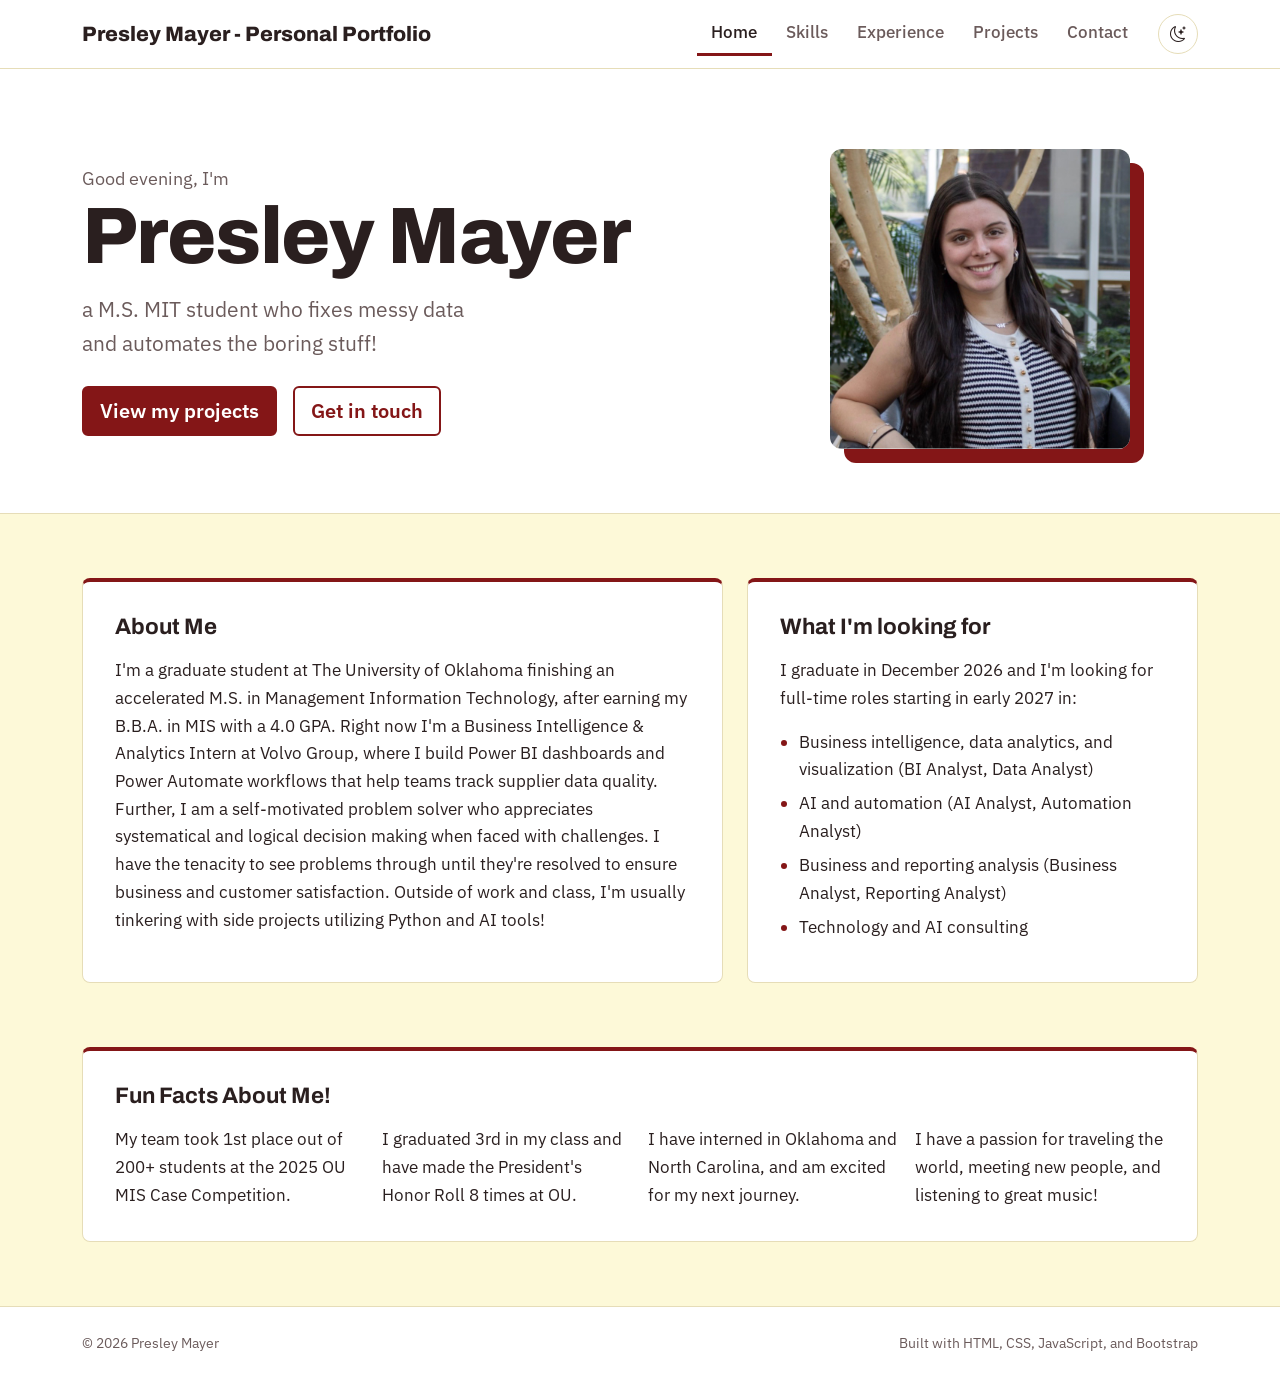
<file: index.html>
<!DOCTYPE html>
<html lang="en" data-theme="light" data-bs-theme="light">
<head>
  <meta charset="UTF-8">
  <meta name="viewport" content="width=device-width, initial-scale=1">
  <title>Home | Presley Mayer - Personal Portfolio</title>
  <link href="https://cdn.jsdelivr.net/npm/bootstrap@5.3.3/dist/css/bootstrap.min.css" rel="stylesheet">
  <link href="https://cdn.jsdelivr.net/npm/bootstrap-icons@1.11.3/font/bootstrap-icons.min.css" rel="stylesheet">
  <link rel="preconnect" href="https://fonts.googleapis.com">
  <link rel="preconnect" href="https://fonts.gstatic.com" crossorigin>
  <link href="https://fonts.googleapis.com/css2?family=Archivo:wght@500;700;800&family=IBM+Plex+Sans:wght@400;500;600&display=swap" rel="stylesheet">
  <link href="css/style.css" rel="stylesheet">
</head>
<body>
  <nav class="navbar navbar-expand-lg site-nav sticky-top">
    <div class="container">
      <a class="navbar-brand" href="index.html">Presley Mayer - Personal Portfolio</a>
      <button class="navbar-toggler" type="button" data-bs-toggle="collapse" data-bs-target="#mainNav" aria-controls="mainNav" aria-expanded="false" aria-label="Toggle navigation">
        <span class="navbar-toggler-icon"></span>
      </button>
      <div class="collapse navbar-collapse" id="mainNav">
        <ul class="navbar-nav ms-auto align-items-lg-center">
          <li class="nav-item"><a class="nav-link active" aria-current="page" href="index.html">Home</a></li>
          <li class="nav-item"><a class="nav-link" href="skills.html">Skills</a></li>
          <li class="nav-item"><a class="nav-link" href="experience.html">Experience</a></li>
          <li class="nav-item"><a class="nav-link" href="projects.html">Projects</a></li>
          <li class="nav-item"><a class="nav-link" href="contact.html">Contact</a></li>
          <li class="nav-item ms-lg-3">
            <button id="themeToggle" class="btn theme-toggle" type="button" aria-label="Switch to dark mode">
              <i class="bi bi-moon-stars"></i>
            </button>
          </li>
        </ul>
      </div>
    </div>
  </nav>

  <main>

    <section class="hero">
      <div class="container">
        <div class="row align-items-center g-5">
          <div class="col-lg-7 order-2 order-lg-1">
            <p class="hero-kicker" id="greeting">Hi, I'm</p>
            <h1 class="hero-name">Presley Mayer</h1>
            <p class="hero-role">a M.S. MIT student who fixes messy data and automates the boring stuff!</p>
            <div class="d-flex flex-wrap gap-3 mt-4">
              <a href="projects.html" class="btn btn-brand btn-lg">View my projects</a>
              <a href="contact.html" class="btn btn-outline-brand btn-lg">Get in touch</a>
            </div>
          </div>
          <div class="col-lg-5 order-1 order-lg-2 text-center">
            
            <img src="images/headshot.jpg" alt="Presley Mayer" class="hero-photo">
          </div>
        </div>
      </div>
    </section>

    <section class="section">
      <div class="container">
        <div class="row g-4">
          <div class="col-md-7">
            <div class="tile h-100">
              <h2 class="tile-title">About Me</h2>
              <p>I'm a graduate student at The University of Oklahoma finishing an accelerated M.S. in Management Information Technology, after earning my B.B.A. in MIS with a 4.0 GPA. Right now I'm a Business Intelligence &amp; Analytics Intern at Volvo Group, where I build Power BI dashboards and Power Automate workflows that help teams track supplier data quality. Further, I am a self-motivated problem solver who appreciates systematical and logical decision making when faced with challenges. I have the tenacity to see problems through until they're resolved to ensure business and customer satisfaction. Outside of work and class, I'm usually tinkering with side projects utilizing Python and AI tools!</p>
            </div>
          </div>
          <div class="col-md-5">
            <div class="tile h-100">
              <h2 class="tile-title">What I'm looking for</h2>
              <p>I graduate in December 2026 and I'm looking for full-time roles starting in early 2027 in:</p>
              <ul class="goal-list">
      
                <li>Business intelligence, data analytics, and visualization (BI Analyst, Data Analyst)</li>
                <li>AI and automation (AI Analyst, Automation Analyst)</li>
                <li>Business and reporting analysis (Business Analyst, Reporting Analyst)</li>
                <li>Technology and AI consulting</li>
              </ul>
            </div>
          </div>
        </div>
      </div>
    </section>
    <section class="section pt-0">
      <div class="container">
        <div class="tile">
          <h2 class="tile-title">Fun Facts About Me!</h2>
          <div class="row g-3">
            <div class="col-md-6 col-lg-3">
              <p class="mb-0 fact"><span class="fact-dot"></span>My team took 1st place out of 200+ students at the 2025 OU MIS Case Competition.</p>
            </div>
            <div class="col-md-6 col-lg-3">
              <p class="mb-0 fact"><span class="fact-dot"></span>I graduated 3rd in my class and have made the President's Honor Roll 8 times at OU.</p>
            </div>
            <div class="col-md-6 col-lg-3">
              <p class="mb-0 fact"><span class="fact-dot"></span>I have interned in Oklahoma and North Carolina, and am excited for my next journey.</p>
            </div>
            <div class="col-md-6 col-lg-3">
              <p class="mb-0 fact"><span class="fact-dot"></span>I have a passion for traveling the world, meeting new people, and listening to great music!</p>
            </div>
          </div>
        </div>
      </div>
    </section>
  </main>

  <footer class="site-footer">
    <div class="container d-flex flex-column flex-md-row justify-content-between gap-2">
      <span>&copy; <span id="year"></span> Presley Mayer</span>
      <span>Built with HTML, CSS, JavaScript, and Bootstrap</span>
    </div>
  </footer>

  <script src="https://cdn.jsdelivr.net/npm/bootstrap@5.3.3/dist/js/bootstrap.bundle.min.js"></script>
  <script src="js/script.js"></script>
</body>
</html>
</file>
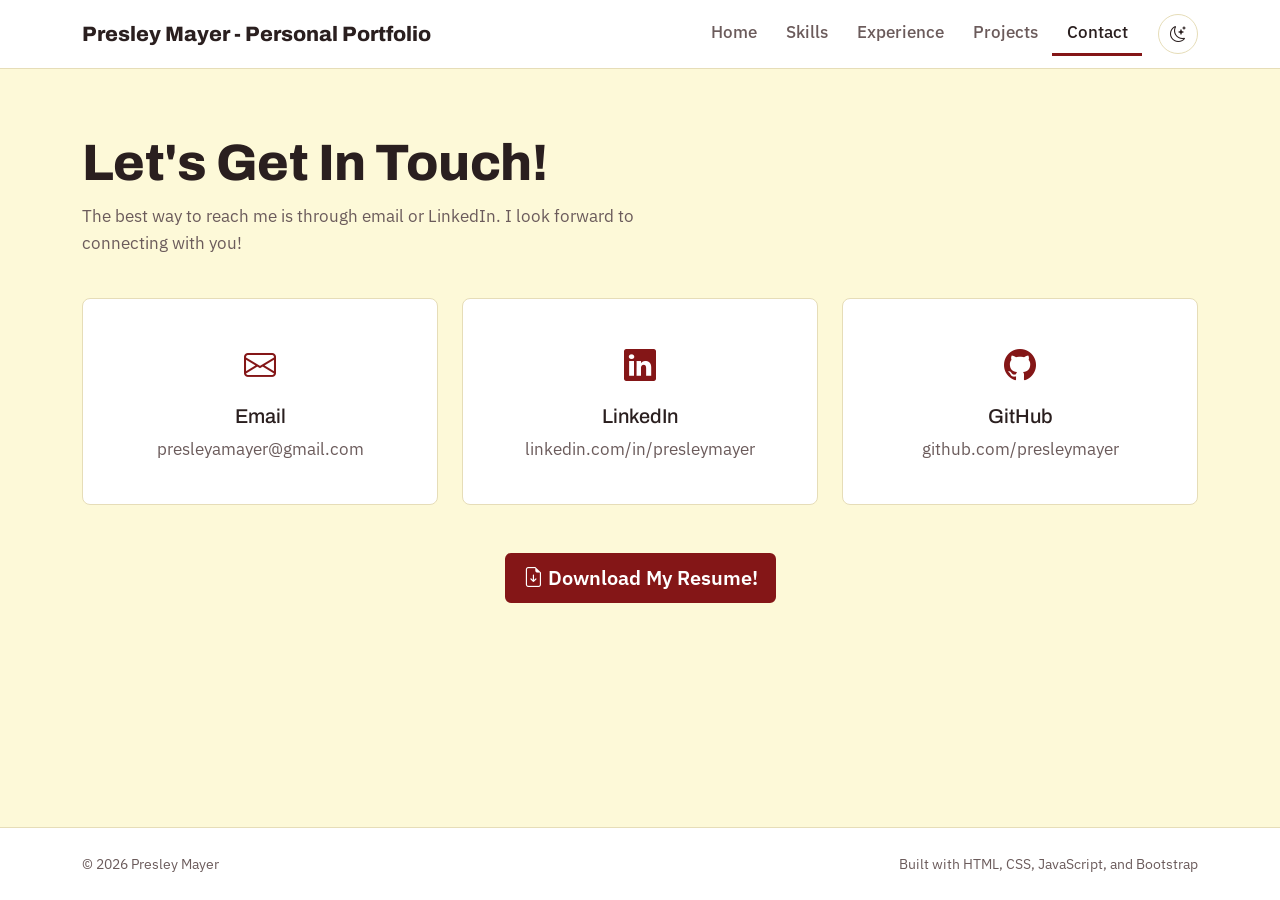
<file: contact.html>
<!DOCTYPE html>
<html lang="en" data-theme="light" data-bs-theme="light">
<head>
  <meta charset="UTF-8">
  <meta name="viewport" content="width=device-width, initial-scale=1">
  <title>Contact | Presley Mayer - Personal Portfolio</title>
  <link href="https://cdn.jsdelivr.net/npm/bootstrap@5.3.3/dist/css/bootstrap.min.css" rel="stylesheet">
  <link href="https://cdn.jsdelivr.net/npm/bootstrap-icons@1.11.3/font/bootstrap-icons.min.css" rel="stylesheet">
  <link rel="preconnect" href="https://fonts.googleapis.com">
  <link rel="preconnect" href="https://fonts.gstatic.com" crossorigin>
  <link href="https://fonts.googleapis.com/css2?family=Archivo:wght@500;700;800&family=IBM+Plex+Sans:wght@400;500;600&display=swap" rel="stylesheet">
  <link href="css/style.css" rel="stylesheet">
</head>
<body>
  <nav class="navbar navbar-expand-lg site-nav sticky-top">
      <div class="container">
      <a class="navbar-brand" href="index.html">Presley Mayer - Personal Portfolio</a>
      <button class="navbar-toggler" type="button" data-bs-toggle="collapse" data-bs-target="#mainNav" aria-controls="mainNav" aria-expanded="false" aria-label="Toggle navigation">
        <span class="navbar-toggler-icon"></span>
      </button>
      <div class="collapse navbar-collapse" id="mainNav">
        <ul class="navbar-nav ms-auto align-items-lg-center">
          <li class="nav-item"><a class="nav-link" href="index.html">Home</a></li>
          <li class="nav-item"><a class="nav-link" href="skills.html">Skills</a></li>
          <li class="nav-item"><a class="nav-link" href="experience.html">Experience</a></li>
          <li class="nav-item"><a class="nav-link" href="projects.html">Projects</a></li>
          <li class="nav-item"><a class="nav-link active" aria-current="page" href="contact.html">Contact</a></li>
          <li class="nav-item ms-lg-3">
            <button id="themeToggle" class="btn theme-toggle" type="button" aria-label="Switch to dark mode">
              <i class="bi bi-moon-stars"></i>
            </button>
          </li>
        </ul>
      </div>
    </div>
  </nav>

  <main class="section">
    <div class="container">
      <header class="page-header">
        <h1>Let's Get In Touch!</h1>
        <p>The best way to reach me is through email or LinkedIn. I look forward to connecting with you!</p>
      </header>
      
      <div class="row g-4">
                <div class="col-md-6 col-lg-4">
          <a class="card contact-card h-100" href="mailto:presleyamayer@gmail.com">
            <div class="card-body">
              <i class="bi bi-envelope"></i>
              <h2 class="h5">Email</h2>
              <p>presleyamayer@gmail.com</p>
            </div>
          </a>
        </div>
        <div class="col-md-6 col-lg-4">
          <a class="card contact-card h-100" href="https://www.linkedin.com/in/presleymayer" target="_blank" rel="noopener">
            <div class="card-body">
              <i class="bi bi-linkedin"></i>
              <h2 class="h5">LinkedIn</h2>
              <p>linkedin.com/in/presleymayer</p>
            </div>
          </a>
        </div>
        <div class="col-md-6 col-lg-4">
          <a class="card contact-card h-100" href="https://github.com/presleymayer" target="_blank" rel="noopener">
            <div class="card-body">
              <i class="bi bi-github"></i>
              <h2 class="h5">GitHub</h2>
              <p>github.com/presleymayer</p>
            </div>
          </a>
        </div>
      </div>
      <div class="text-center mt-5">
        <a href="images/resume.pdf" class="btn btn-brand btn-lg" download="Presley Mayer - Resume.pdf"><i class="bi bi-file-earmark-arrow-down"></i> Download My Resume!</a>
        
      </div>
    </div>
  </main>

  <footer class="site-footer">
    <div class="container d-flex flex-column flex-md-row justify-content-between gap-2">
      <span>&copy; <span id="year"></span> Presley Mayer</span>
      <span>Built with HTML, CSS, JavaScript, and Bootstrap</span>
    </div>
  </footer>

  <script src="https://cdn.jsdelivr.net/npm/bootstrap@5.3.3/dist/js/bootstrap.bundle.min.js"></script>
  <script src="js/script.js"></script>
</body>
</html>
</file>
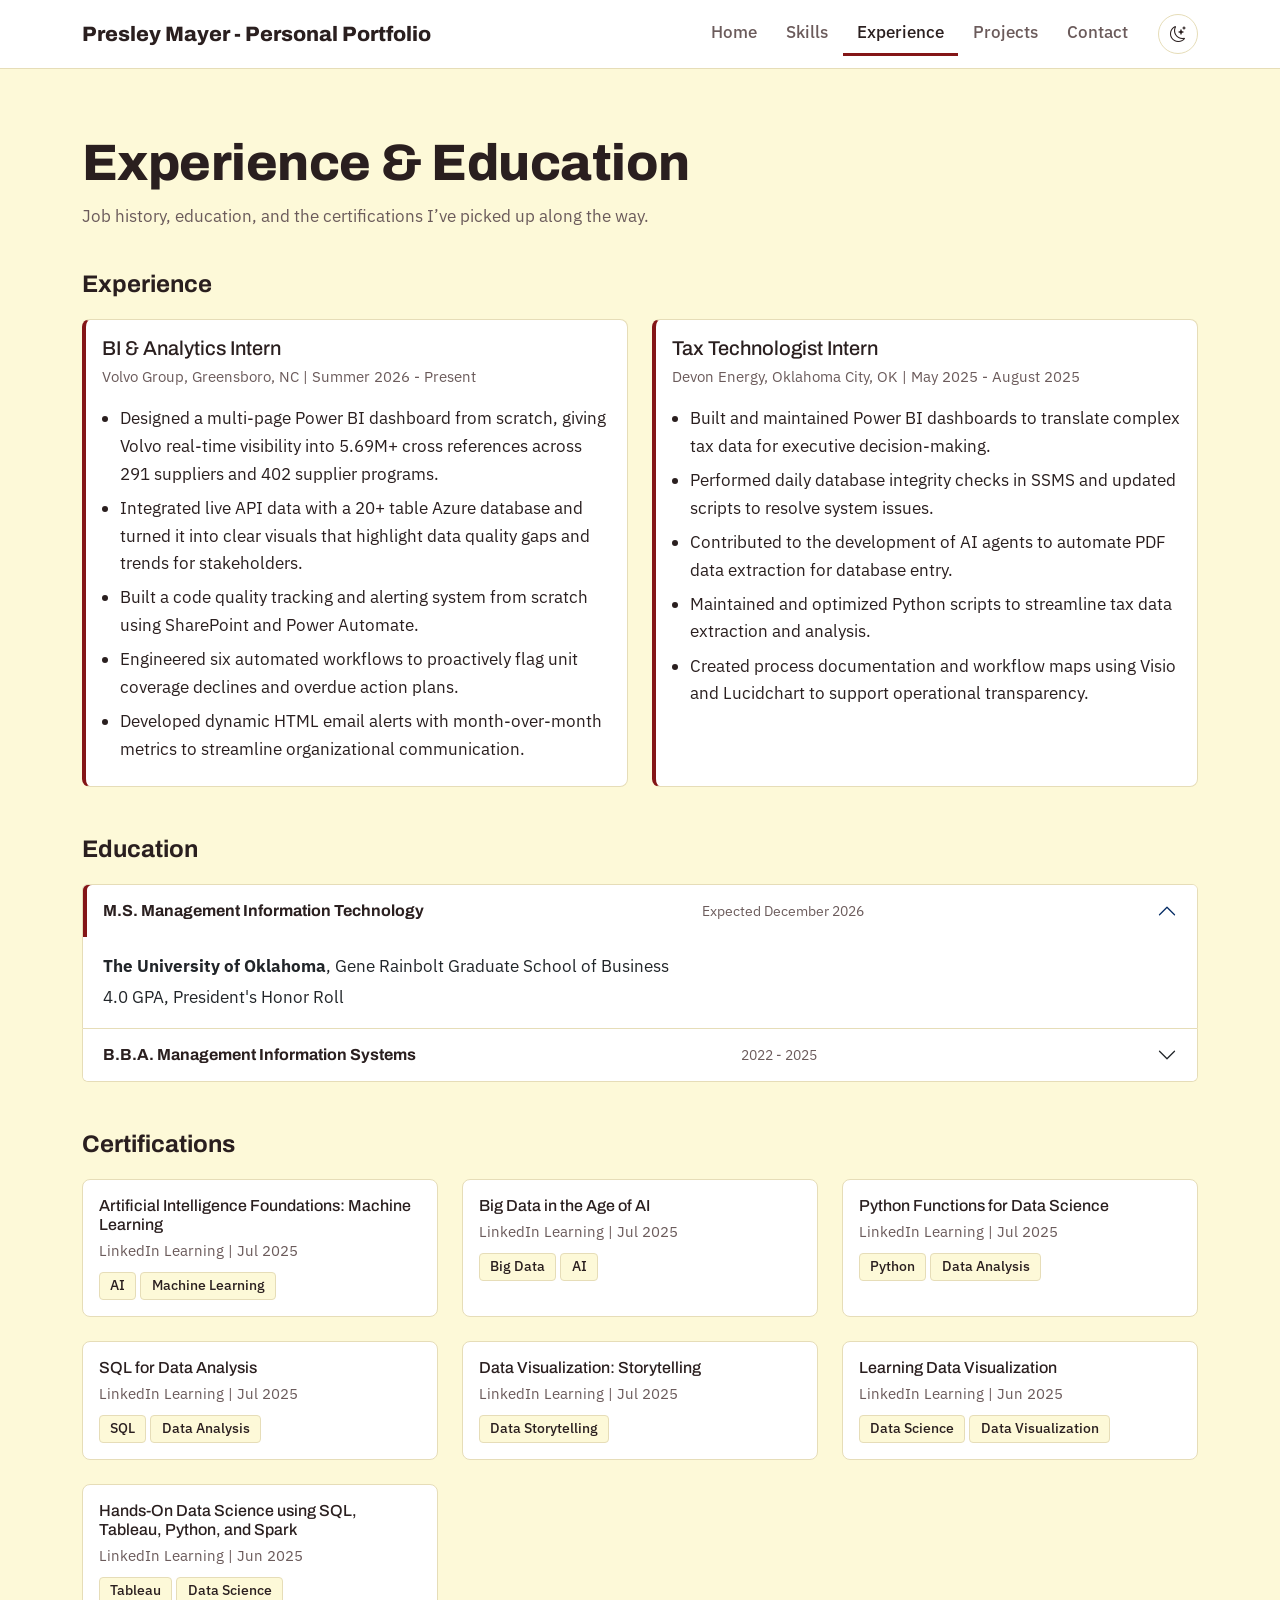
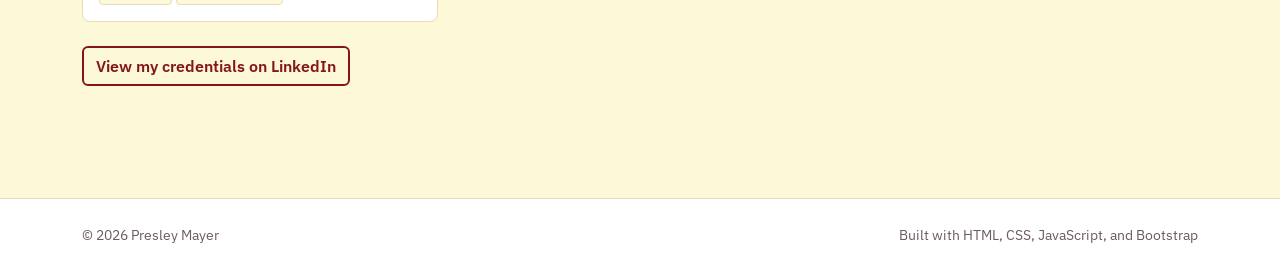
<file: experience.html>
<!DOCTYPE html>
<html lang="en" data-theme="light" data-bs-theme="light">
<head>
  <meta charset="UTF-8">
  <meta name="viewport" content="width=device-width, initial-scale=1">
  <title>Experience | Presley Mayer - Personal Portfolio</title>
  <link href="https://cdn.jsdelivr.net/npm/bootstrap@5.3.3/dist/css/bootstrap.min.css" rel="stylesheet">
  <link href="https://cdn.jsdelivr.net/npm/bootstrap-icons@1.11.3/font/bootstrap-icons.min.css" rel="stylesheet">
  <link rel="preconnect" href="https://fonts.googleapis.com">
  <link rel="preconnect" href="https://fonts.gstatic.com" crossorigin>
  <link href="https://fonts.googleapis.com/css2?family=Archivo:wght@500;700;800&family=IBM+Plex+Sans:wght@400;500;600&display=swap" rel="stylesheet">
  <link href="css/style.css" rel="stylesheet">
</head>
<body>
  <nav class="navbar navbar-expand-lg site-nav sticky-top">
    <div class="container">
      <a class="navbar-brand" href="index.html">Presley Mayer - Personal Portfolio</a>
      <button class="navbar-toggler" type="button" data-bs-toggle="collapse" data-bs-target="#mainNav" aria-controls="mainNav" aria-expanded="false" aria-label="Toggle navigation">
        <span class="navbar-toggler-icon"></span>
      </button>
      <div class="collapse navbar-collapse" id="mainNav">
        <ul class="navbar-nav ms-auto align-items-lg-center">
          <li class="nav-item"><a class="nav-link" href="index.html">Home</a></li>
          <li class="nav-item"><a class="nav-link" href="skills.html">Skills</a></li>
          <li class="nav-item"><a class="nav-link active" aria-current="page" href="experience.html">Experience</a></li>
          <li class="nav-item"><a class="nav-link" href="projects.html">Projects</a></li>
          <li class="nav-item"><a class="nav-link" href="contact.html">Contact</a></li>
          <li class="nav-item ms-lg-3">
            <button id="themeToggle" class="btn theme-toggle" type="button" aria-label="Switch to dark mode">
              <i class="bi bi-moon-stars"></i>
            </button>
          </li>
        </ul>
      </div>
    </div>
  </nav>

  <main class="section">
    <div class="container">
      <header class="page-header">
        <h1>Experience &amp; Education</h1>
        <p>Job history, education, and the certifications I’ve picked up along the way.</p>
      </header>

      <h2 class="section-title">Experience</h2>
      <div class="row g-4 mb-5">
        <div class="col-lg-6">
          <div class="card exp-card h-100">
            <div class="card-body">
              <h3 class="h5 mb-1">BI &amp; Analytics Intern</h3>
              <p class="exp-meta">Volvo Group, Greensboro, NC | Summer 2026 - Present</p>
              <ul>
                <li>Designed a multi-page Power BI dashboard from scratch, giving Volvo real-time visibility into 5.69M+ cross references across 291 suppliers and 402 supplier programs.</li>
                <li>Integrated live API data with a 20+ table Azure database and turned it into clear visuals that highlight data quality gaps and trends for stakeholders.</li>
                <li>Built a code quality tracking and alerting system from scratch using SharePoint and Power Automate.</li>
                <li>Engineered six automated workflows to proactively flag unit coverage declines and overdue action plans.</li>
                <li>Developed dynamic HTML email alerts with month-over-month metrics to streamline organizational communication.</li>
              </ul>
            </div>
          </div>
        </div>
        <div class="col-lg-6">
          <div class="card exp-card h-100">
            <div class="card-body">
              <h3 class="h5 mb-1">Tax Technologist Intern</h3>
    
              <p class="exp-meta">Devon Energy, Oklahoma City, OK | May 2025 - August 2025</p>
              <ul>
                <li>Built and maintained Power BI dashboards to translate complex tax data for executive decision-making.</li>
                <li>Performed daily database integrity checks in SSMS and updated scripts to resolve system issues.</li>
                <li>Contributed to the development of AI agents to automate PDF data extraction for database entry.</li>
                <li>Maintained and optimized Python scripts to streamline tax data extraction and analysis.</li>
                <li>Created process documentation and workflow maps using Visio and Lucidchart to support operational transparency.</li>
              </ul>
              </ul>
            </div>
          </div>
        </div>
        
      </div>

      <h2 class="section-title">Education</h2>
      <div class="accordion edu-accordion" id="eduAccordion">
        <div class="accordion-item">
          <h3 class="accordion-header">
            <button class="accordion-button" type="button" data-bs-toggle="collapse" data-bs-target="#eduMs" aria-expanded="true" aria-controls="eduMs">
              M.S. Management Information Technology <span class="edu-date">Expected December 2026</span>
            </button>
          </h3>
          <div id="eduMs" class="accordion-collapse collapse show" data-bs-parent="#eduAccordion">
            <div class="accordion-body">
              <p class="mb-1"><strong>The University of Oklahoma</strong>, Gene Rainbolt Graduate School of Business</p>
              <p class="mb-0">4.0 GPA, President's Honor Roll</p>
            </div>
          </div>
        </div>
        <div class="accordion-item">
          <h3 class="accordion-header">
            <button class="accordion-button collapsed" type="button" data-bs-toggle="collapse" data-bs-target="#eduBba" aria-expanded="false" aria-controls="eduBba">
              B.B.A. Management Information Systems <span class="edu-date">2022 - 2025</span>
            </button>
          </h3>
          <div id="eduBba" class="accordion-collapse collapse" data-bs-parent="#eduAccordion">
            <div class="accordion-body">
              <p class="mb-1"><strong>The University of Oklahoma</strong>, Price College of Business</p>
              <p class="mb-0">4.0 GPA, Summa Cum Laude, President's Honor Roll (x8) </p>
            </div>
          </div>
        </div>
      </div>
    </div>
      <section class="pt-5 pb-5">
      <div class="container">
        <h2 class="section-title">Certifications</h2>
        <div class="row g-4">
          <div class="col-md-6 col-lg-4">
            <div class="card h-100">
              <div class="card-body">
                <h3 class="h6 mb-1">Artificial Intelligence Foundations: Machine Learning</h3>
                <p class="exp-meta mb-2">LinkedIn Learning | Jul 2025</p>
                <span class="badge skill-badge">AI</span>
                <span class="badge skill-badge">Machine Learning</span>
              </div>
            </div>
          </div>
          <div class="col-md-6 col-lg-4">
            <div class="card h-100">
              <div class="card-body">
                <h3 class="h6 mb-1">Big Data in the Age of AI</h3>
                <p class="exp-meta mb-2">LinkedIn Learning | Jul 2025</p>
                <span class="badge skill-badge">Big Data</span>
                <span class="badge skill-badge">AI</span>
              </div>
            </div>
          </div>
          <div class="col-md-6 col-lg-4">
            <div class="card h-100">
              <div class="card-body">
                <h3 class="h6 mb-1">Python Functions for Data Science</h3>
                <p class="exp-meta mb-2">LinkedIn Learning | Jul 2025</p>
                <span class="badge skill-badge">Python</span>
                <span class="badge skill-badge">Data Analysis</span>
              </div>
            </div>
          </div>
          <div class="col-md-6 col-lg-4">
            <div class="card h-100">
              <div class="card-body">
                <h3 class="h6 mb-1">SQL for Data Analysis</h3>
                <p class="exp-meta mb-2">LinkedIn Learning | Jul 2025</p>
                <span class="badge skill-badge">SQL</span>
                <span class="badge skill-badge">Data Analysis</span>
              </div>
            </div>
          </div>
          <div class="col-md-6 col-lg-4">
            <div class="card h-100">
              <div class="card-body">
                <h3 class="h6 mb-1">Data Visualization: Storytelling</h3>
                <p class="exp-meta mb-2">LinkedIn Learning | Jul 2025</p>
                <span class="badge skill-badge">Data Storytelling</span>
              </div>
            </div>
          </div>
          <div class="col-md-6 col-lg-4">
            <div class="card h-100">
              <div class="card-body">
                <h3 class="h6 mb-1">Learning Data Visualization</h3>
                <p class="exp-meta mb-2">LinkedIn Learning | Jun 2025</p>
                <span class="badge skill-badge">Data Science</span>
                <span class="badge skill-badge">Data Visualization</span>
              </div>
            </div>
          </div>
          <div class="col-md-6 col-lg-4">
            <div class="card h-100">
              <div class="card-body">
                <h3 class="h6 mb-1">Hands-On Data Science using SQL, Tableau, Python, and Spark</h3>
                <p class="exp-meta mb-2">LinkedIn Learning | Jun 2025</p>
                <span class="badge skill-badge">Tableau</span>
                <span class="badge skill-badge">Data Science</span>
              </div>
            </div>
          </div>
        </div>
        <div class="mt-4">
          <a href="https://www.linkedin.com/in/presleymayer/details/certifications/" class="btn btn-outline-brand" target="_blank" rel="noopener">View my credentials on LinkedIn</a>
        </div>
      </div>
    </section>
  </main>

  <footer class="site-footer">
    <div class="container d-flex flex-column flex-md-row justify-content-between gap-2">
      <span>&copy; <span id="year"></span> Presley Mayer</span>
      <span>Built with HTML, CSS, JavaScript, and Bootstrap</span>
    </div>
  </footer>

  <script src="https://cdn.jsdelivr.net/npm/bootstrap@5.3.3/dist/js/bootstrap.bundle.min.js"></script>
  <script src="js/script.js"></script>
</body>
</html>
</file>
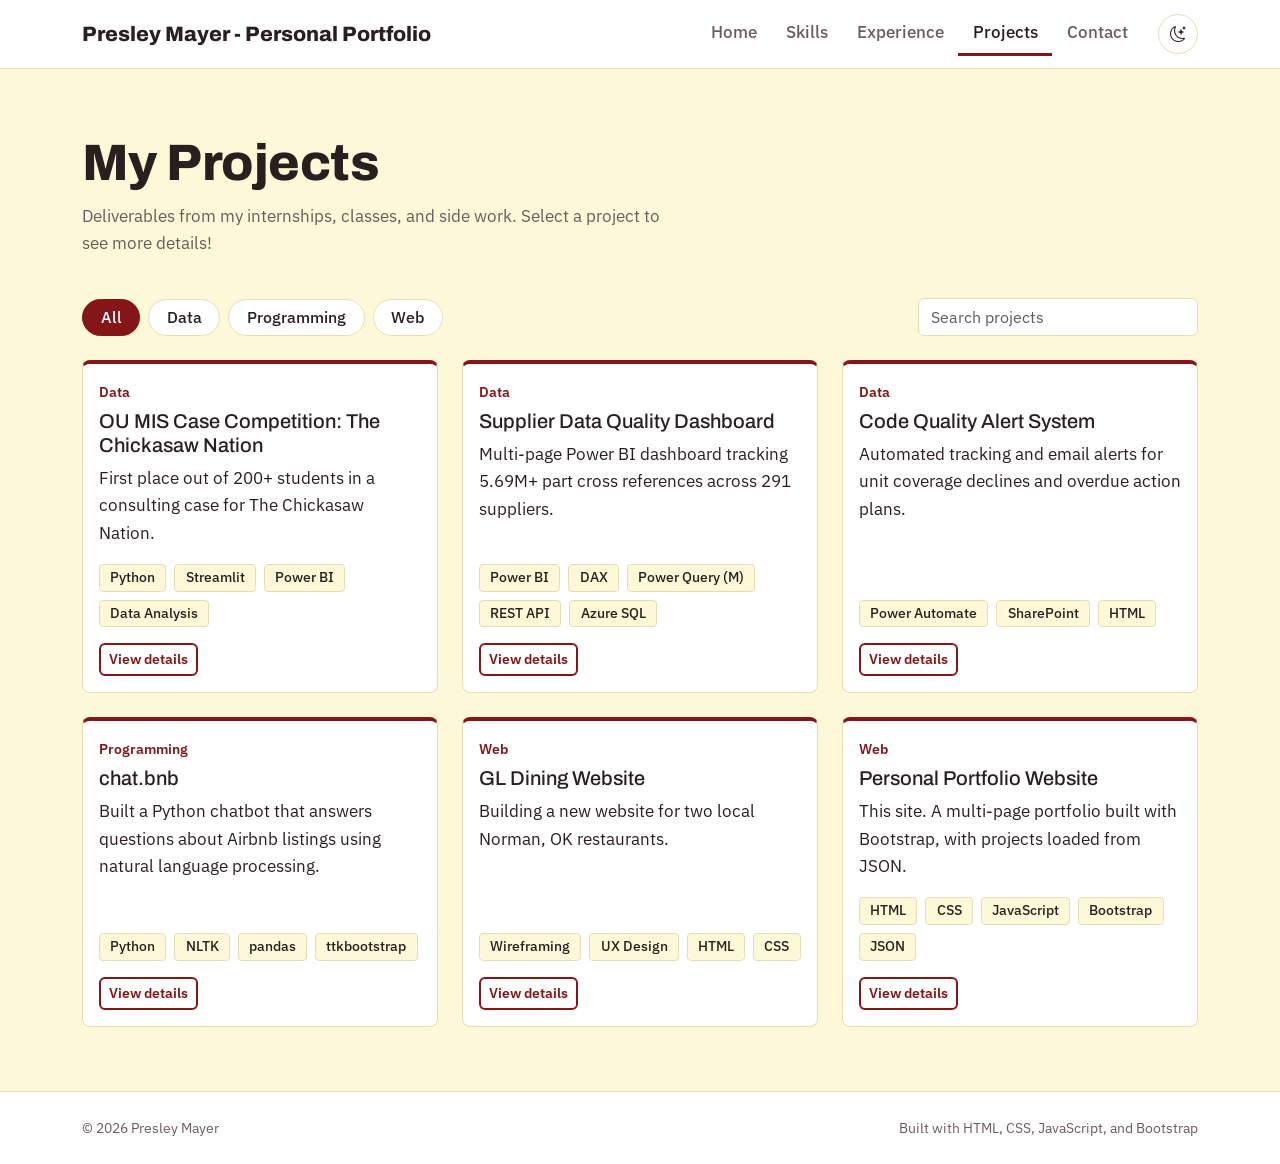
<file: projects.html>
<!DOCTYPE html>
<html lang="en" data-theme="light" data-bs-theme="light">
<head>
  <meta charset="UTF-8">
  <meta name="viewport" content="width=device-width, initial-scale=1">
  <title>Projects | Presley Mayer - Personal Portfolio</title>
  <link href="https://cdn.jsdelivr.net/npm/bootstrap@5.3.3/dist/css/bootstrap.min.css" rel="stylesheet">
  <link href="https://cdn.jsdelivr.net/npm/bootstrap-icons@1.11.3/font/bootstrap-icons.min.css" rel="stylesheet">
  <link rel="preconnect" href="https://fonts.googleapis.com">
  <link rel="preconnect" href="https://fonts.gstatic.com" crossorigin>
  <link href="https://fonts.googleapis.com/css2?family=Archivo:wght@500;700;800&family=IBM+Plex+Sans:wght@400;500;600&display=swap" rel="stylesheet">
  <link href="css/style.css" rel="stylesheet">
</head>
<body>
  <nav class="navbar navbar-expand-lg site-nav sticky-top">
    <div class="container">
      <a class="navbar-brand" href="index.html">Presley Mayer - Personal Portfolio</a>
      <button class="navbar-toggler" type="button" data-bs-toggle="collapse" data-bs-target="#mainNav" aria-controls="mainNav" aria-expanded="false" aria-label="Toggle navigation">
        <span class="navbar-toggler-icon"></span>
      </button>
      <div class="collapse navbar-collapse" id="mainNav">
        <ul class="navbar-nav ms-auto align-items-lg-center">
          <li class="nav-item"><a class="nav-link" href="index.html">Home</a></li>
          <li class="nav-item"><a class="nav-link" href="skills.html">Skills</a></li>
          <li class="nav-item"><a class="nav-link" href="experience.html">Experience</a></li>
          <li class="nav-item"><a class="nav-link active" aria-current="page" href="projects.html">Projects</a></li>
          <li class="nav-item"><a class="nav-link" href="contact.html">Contact</a></li>
          <li class="nav-item ms-lg-3">
            <button id="themeToggle" class="btn theme-toggle" type="button" aria-label="Switch to dark mode">
              <i class="bi bi-moon-stars"></i>
            </button>
          </li>
        </ul>
      </div>
    </div>
  </nav>

  <main class="section">
    <div class="container">
      <header class="page-header">
        <h1>My Projects</h1>
        <p>Deliverables from my internships, classes, and side work. Select a project to see more details!</p>
      </header>

      <div class="d-flex flex-column flex-md-row gap-3 justify-content-between align-items-md-center mb-4">
        <div id="filterButtons" class="d-flex flex-wrap gap-2" role="group" aria-label="Filter projects by category"></div>
        <input id="projectSearch" type="search" class="form-control search-box" placeholder="Search projects" aria-label="Search projects">
      </div>

      <div id="projectGrid" class="row g-4"></div>
      <p id="projectMessage" class="project-message d-none"></p>
    </div>

   
    <div class="modal fade" id="projectModal" tabindex="-1" aria-labelledby="projectModalTitle" aria-hidden="true">
      <div class="modal-dialog modal-dialog-centered">
        <div class="modal-content">
          <div class="modal-header">
            <h2 class="modal-title h5" id="projectModalTitle"></h2>
            <button type="button" class="btn-close" data-bs-dismiss="modal" aria-label="Close"></button>
          </div>
          <div class="modal-body">
            <p class="modal-category" id="projectModalCategory"></p>
            <p id="projectModalDetails"></p>
            <div id="projectModalTech" class="d-flex flex-wrap gap-2"></div>
          </div>
        </div>
      </div>
    </div>
  </main>

  <footer class="site-footer">
    <div class="container d-flex flex-column flex-md-row justify-content-between gap-2">
      <span>&copy; <span id="year"></span> Presley Mayer</span>
      <span>Built with HTML, CSS, JavaScript, and Bootstrap</span>
    </div>
  </footer>

  <script src="https://cdn.jsdelivr.net/npm/bootstrap@5.3.3/dist/js/bootstrap.bundle.min.js"></script>
  <script src="js/script.js"></script>
</body>
</html>
</file>
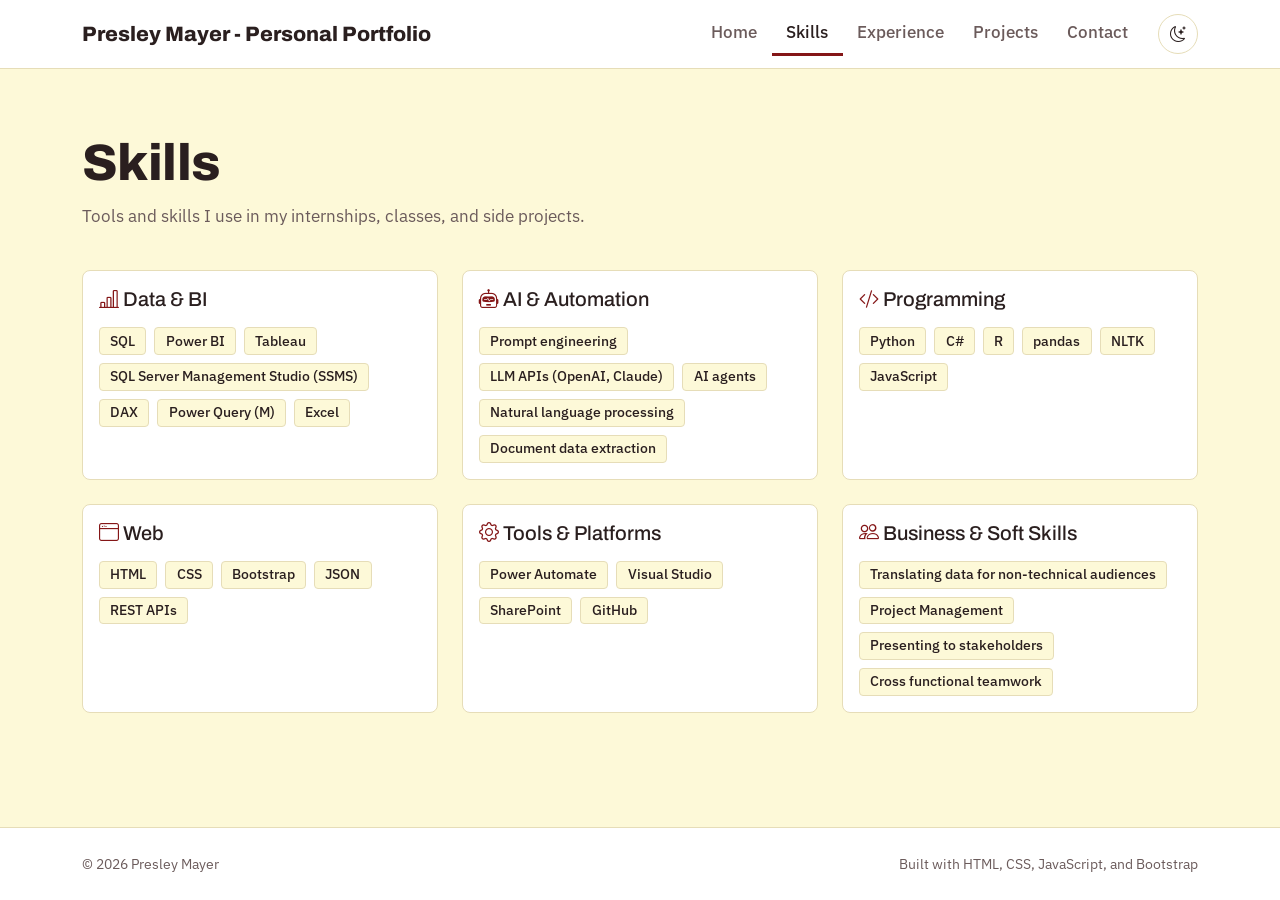
<file: skills.html>
<!DOCTYPE html>
<html lang="en" data-theme="light" data-bs-theme="light">
<head>
  <meta charset="UTF-8">
  <meta name="viewport" content="width=device-width, initial-scale=1">
  <title>Skills | Presley Mayer - Personal Portfolio</title>
  <link href="https://cdn.jsdelivr.net/npm/bootstrap@5.3.3/dist/css/bootstrap.min.css" rel="stylesheet">
  <link href="https://cdn.jsdelivr.net/npm/bootstrap-icons@1.11.3/font/bootstrap-icons.min.css" rel="stylesheet">
  <link rel="preconnect" href="https://fonts.googleapis.com">
  <link rel="preconnect" href="https://fonts.gstatic.com" crossorigin>
  <link href="https://fonts.googleapis.com/css2?family=Archivo:wght@500;700;800&family=IBM+Plex+Sans:wght@400;500;600&display=swap" rel="stylesheet">
  <link href="css/style.css" rel="stylesheet">
</head>
<body>
  <nav class="navbar navbar-expand-lg site-nav sticky-top">
    <div class="container">
      <a class="navbar-brand" href="index.html">Presley Mayer - Personal Portfolio</a>
      <button class="navbar-toggler" type="button" data-bs-toggle="collapse" data-bs-target="#mainNav" aria-controls="mainNav" aria-expanded="false" aria-label="Toggle navigation">
        <span class="navbar-toggler-icon"></span>
      </button>
      <div class="collapse navbar-collapse" id="mainNav">
        <ul class="navbar-nav ms-auto align-items-lg-center">
          <li class="nav-item"><a class="nav-link" href="index.html">Home</a></li>
          <li class="nav-item"><a class="nav-link active" aria-current="page" href="skills.html">Skills</a></li>
          <li class="nav-item"><a class="nav-link" href="experience.html">Experience</a></li>
          <li class="nav-item"><a class="nav-link" href="projects.html">Projects</a></li>
          <li class="nav-item"><a class="nav-link" href="contact.html">Contact</a></li>
          <li class="nav-item ms-lg-3">
            <button id="themeToggle" class="btn theme-toggle" type="button" aria-label="Switch to dark mode">
              <i class="bi bi-moon-stars"></i>
            </button>
          </li>
        </ul>
      </div>
    </div>
  </nav>

  <main class="section">
    <div class="container">
      <header class="page-header">
        <h1>Skills</h1>
        <p>Tools and skills I use in my internships, classes, and side projects.</p>
      </header>
      <div class="row g-4">
          <div class="col-md-6 col-lg-4">
            <div class="card skill-card h-100">
              <div class="card-body">
                <h2 class="h5 card-title"><i class="bi bi-bar-chart-line"></i> Data &amp; BI</h2>
                <div class="d-flex flex-wrap gap-2 mt-3">
                <span class="badge skill-badge">SQL</span>
                <span class="badge skill-badge">Power BI</span>
                <span class="badge skill-badge">Tableau</span>
                <span class="badge skill-badge">SQL Server Management Studio (SSMS)</span>
                <span class="badge skill-badge">DAX</span>
                <span class="badge skill-badge">Power Query (M)</span>
                <span class="badge skill-badge">Excel</span>
            
                </div>
              </div>
            </div>
          </div>
          <div class="col-md-6 col-lg-4">
            <div class="card skill-card h-100">
              <div class="card-body">
                <h2 class="h5 card-title"><i class="bi bi-robot"></i> AI &amp; Automation</h2>
                <div class="d-flex flex-wrap gap-2 mt-3">
                <span class="badge skill-badge">Prompt engineering</span>
                <span class="badge skill-badge">LLM APIs (OpenAI, Claude)</span>
                <span class="badge skill-badge">AI agents</span>
                <span class="badge skill-badge">Natural language processing</span>
                <span class="badge skill-badge">Document data extraction</span>
                </div>
              </div>
            </div>
          </div>
          <div class="col-md-6 col-lg-4">
            <div class="card skill-card h-100">
              <div class="card-body">
                <h2 class="h5 card-title"><i class="bi bi-code-slash"></i> Programming</h2>
                <div class="d-flex flex-wrap gap-2 mt-3">
                <span class="badge skill-badge">Python</span>
                <span class="badge skill-badge">C#</span>
                <span class="badge skill-badge">R</span>
                <span class="badge skill-badge">pandas</span>
                <span class="badge skill-badge">NLTK</span>
                <span class="badge skill-badge">JavaScript</span>
                </div>
              </div>
            </div>
          </div>
          
          <div class="col-md-6 col-lg-4">
            <div class="card skill-card h-100">
              <div class="card-body">
                <h2 class="h5 card-title"><i class="bi bi-window"></i> Web</h2>
                <div class="d-flex flex-wrap gap-2 mt-3">
                <span class="badge skill-badge">HTML</span>
                <span class="badge skill-badge">CSS</span>
                <span class="badge skill-badge">Bootstrap</span>
                <span class="badge skill-badge">JSON</span>
                <span class="badge skill-badge">REST APIs</span>
                </div>
              </div>
            </div>
          </div>
          <div class="col-md-6 col-lg-4">
            <div class="card skill-card h-100">
              <div class="card-body">
                <h2 class="h5 card-title"><i class="bi bi-gear"></i> Tools &amp; Platforms</h2>
                <div class="d-flex flex-wrap gap-2 mt-3">
                <span class="badge skill-badge">Power Automate</span>
                <span class="badge skill-badge">Visual Studio</span>
                <span class="badge skill-badge">SharePoint</span>
                <span class="badge skill-badge">GitHub</span>
            
                </div>
              </div>
            </div>
          </div>
          
          <div class="col-md-6 col-lg-4">
            <div class="card skill-card h-100">
              <div class="card-body">
                <h2 class="h5 card-title"><i class="bi bi-people"></i> Business &amp; Soft Skills</h2>
                <div class="d-flex flex-wrap gap-2 mt-3">
                <span class="badge skill-badge">Translating data for non-technical audiences</span>
                <span class="badge skill-badge">Project Management</span>
                <span class="badge skill-badge">Presenting to stakeholders</span>
                <span class="badge skill-badge">Cross functional teamwork</span>
                </div>
              </div>
            </div>
          </div>
      </div>
    </div>
  </main>

  <footer class="site-footer">
    <div class="container d-flex flex-column flex-md-row justify-content-between gap-2">
      <span>&copy; <span id="year"></span> Presley Mayer</span>
      <span>Built with HTML, CSS, JavaScript, and Bootstrap</span>
    </div>
  </footer>

  <script src="https://cdn.jsdelivr.net/npm/bootstrap@5.3.3/dist/js/bootstrap.bundle.min.js"></script>
  <script src="js/script.js"></script>
</body>
</html>
</file>
<file: css/style.css>
/* OU colors: Crimson #841617 and Cream #FDF9D8 */
:root {
  --bg: #FDF9D8;
  --surface: #FFFFFF;
  --ink: #2A1F1F;
  --muted: #6B5B5B;
  --brand: #841617;
  --brand-dark: #6A1112;
  --highlight: #841617;
  --line: #E6DDB8;
  --font-head: "Archivo", "Helvetica Neue", Arial, sans-serif;
  --font-body: "IBM Plex Sans", "Segoe UI", Arial, sans-serif;
}

[data-theme="dark"] {
  --bg: #1C1414;
  --surface: #2A1D1D;
  --ink: #FDF9D8;
  --muted: #CFC4B8;
  --brand: #E0565A;
  --brand-dark: #EB7477;
  --highlight: #FDF9D8;
  --line: #3D2A2A;
}

/* ===== Base ===== */
body {
  background: var(--bg);
  color: var(--ink);
  font-family: var(--font-body);
  font-size: 1.05rem;
  line-height: 1.65;
  display: flex;
  flex-direction: column;
  min-height: 100vh;
}

main { flex: 1; }

h1, h2, h3, h4, h5, .navbar-brand {
  font-family: var(--font-head);
  color: var(--ink);
}

a { color: var(--brand); }
a:hover { color: var(--brand-dark); }

:focus-visible {
  outline: 3px solid var(--highlight);
  outline-offset: 2px;
}

.section { padding: 4rem 0; }

/* ===== Navbar ===== */
.site-nav {
  background: var(--surface);
  border-bottom: 1px solid var(--line);
  padding: 0.75rem 0;
}

.site-nav .navbar-brand {
  font-weight: 800;
  font-size: 1.3rem;
}

.site-nav .nav-link {
  color: var(--muted);
  font-weight: 500;
  padding: 0.4rem 0.9rem !important;
  border-bottom: 3px solid transparent;
}

.site-nav .nav-link:hover { color: var(--ink); }

.site-nav .nav-link.active {
  color: var(--ink);
  border-bottom-color: var(--highlight);
}

.theme-toggle {
  border: 1px solid var(--line);
  color: var(--ink);
  border-radius: 50%;
  width: 40px;
  height: 40px;
  padding: 0;
}

.theme-toggle:hover { background: var(--bg); color: var(--ink); }

.navbar-toggler { border-color: var(--line); }

/* ===== Buttons ===== */
.btn-brand {
  background: var(--brand);
  color: #fff;
  border: 2px solid var(--brand);
  font-weight: 600;
  border-radius: 6px;
}

.btn-brand:hover { background: var(--brand-dark); border-color: var(--brand-dark); color: #fff; }

[data-theme="dark"] .btn-brand,
[data-theme="dark"] .btn-brand:hover { color: #1C1414; }

.btn-outline-brand {
  border: 2px solid var(--brand);
  color: var(--brand);
  font-weight: 600;
  border-radius: 6px;
}

.btn-outline-brand:hover { background: var(--brand); color: #fff; }

/* ===== Home page ===== */
.hero {
  padding: 5rem 0 4rem;
  background: var(--surface);
  border-bottom: 1px solid var(--line);
}

.hero-kicker {
  color: var(--muted);
  font-size: 1.15rem;
  margin-bottom: 0.25rem;
}

.hero-name {
  font-size: clamp(2.8rem, 7vw, 5rem);
  font-weight: 800;
  line-height: 1;
  letter-spacing: -0.02em;
  margin-bottom: 1rem;
}

.hero-role {
  font-size: 1.3rem;
  color: var(--muted);
  max-width: 32ch;
}

.hero-photo {
  width: min(300px, 70%);
  aspect-ratio: 1;
  object-fit: cover;
  border-radius: 12px;
  box-shadow: 14px 14px 0 var(--highlight);
}

.tile {
  background: var(--surface);
  border: 1px solid var(--line);
  border-top: 4px solid var(--brand);
  border-radius: 8px;
  padding: 2rem;
}

.tile-title {
  font-size: 1.4rem;
  font-weight: 700;
  margin-bottom: 1rem;
}

.tile p { max-width: 68ch; }

.goal-list { padding-left: 1.2rem; margin: 0; }
.goal-list li { margin-bottom: 0.4rem; }
.goal-list li::marker { color: var(--brand); }

/* ===== Page headers ===== */
.page-header { margin-bottom: 2.5rem; }

.page-header h1 {
  font-size: clamp(2.2rem, 5vw, 3.2rem);
  font-weight: 800;
  letter-spacing: -0.01em;
}

.page-header p { color: var(--muted); max-width: 60ch; }

.section-title {
  font-size: 1.5rem;
  font-weight: 700;
  margin-bottom: 1.25rem;
}

/* ===== Cards (shared) ===== */
.card {
  background: var(--surface);
  border: 1px solid var(--line);
  border-radius: 8px;
  color: var(--ink);
}

.skill-card .card-title i,
.contact-card i { color: var(--brand); }

.skill-badge {
  background: var(--bg);
  color: var(--ink);
  border: 1px solid var(--line);
  font-weight: 500;
  font-size: 0.85rem;
  padding: 0.45em 0.75em;
  border-radius: 4px;
}

/* ===== Experience ===== */
.exp-card { border-left: 4px solid var(--brand); }
.exp-meta { color: var(--muted); font-size: 0.95rem; }
.exp-card ul { padding-left: 1.1rem; margin-bottom: 0; }
.exp-card li { margin-bottom: 0.4rem; }

.edu-accordion .accordion-item {
  background: var(--surface);
  border-color: var(--line);
}

.edu-accordion .accordion-button {
  background: var(--surface);
  color: var(--ink);
  font-family: var(--font-head);
  font-weight: 700;
  gap: 1rem;
}

.edu-accordion .accordion-button:not(.collapsed) {
  box-shadow: inset 4px 0 0 var(--brand);
}

.edu-accordion .accordion-button:focus { box-shadow: 0 0 0 3px var(--highlight); }

.edu-date {
  margin-left: auto;
  margin-right: 1rem;
  font-family: var(--font-body);
  font-weight: 400;
  font-size: 0.9rem;
  color: var(--muted);
}

/* ===== Projects ===== */
.filter-btn {
  border: 1px solid var(--line);
  background: var(--surface);
  color: var(--ink);
  border-radius: 20px;
  padding: 0.35rem 1.1rem;
  font-weight: 500;
}

.filter-btn:hover { border-color: var(--brand); color: var(--ink); }

.filter-btn.active {
  background: var(--brand);
  border-color: var(--brand);
  color: #fff;
}

[data-theme="dark"] .filter-btn.active { color: #1C1414; }

.search-box {
  max-width: 280px;
  background: var(--surface);
  border-color: var(--line);
  color: var(--ink);
}

.project-card { border-top: 4px solid var(--highlight); }

.project-category {
  color: var(--brand);
  font-weight: 600;
  font-size: 0.9rem;
  margin-bottom: 0.3rem;
}

.project-message { color: var(--muted); padding: 2rem 0; }

.modal-content {
  background: var(--surface);
  color: var(--ink);
  border-radius: 8px;
  border-top: 4px solid var(--highlight);
}

.modal-category { color: var(--brand); font-weight: 600; margin-bottom: 0.5rem; }

/* ===== Contact ===== */
.contact-card {
  text-decoration: none;
  text-align: center;
  padding: 1.5rem 1rem;
  transition: border-color 0.2s, transform 0.2s;
}

.contact-card i { font-size: 2rem; display: block; margin-bottom: 0.75rem; }
.contact-card p { color: var(--muted); margin: 0; word-break: break-word; }
.contact-card:hover { border-color: var(--brand); transform: translateY(-3px); }

.small-note { color: var(--muted); font-size: 0.85rem; }

/* ===== Footer ===== */
.site-footer {
  background: var(--surface);
  border-top: 1px solid var(--line);
  color: var(--muted);
  font-size: 0.9rem;
  padding: 1.5rem 0;
}

/* ===== Small screens ===== */
@media (max-width: 767px) {
  .section { padding: 2.5rem 0; }
  .hero { padding: 3rem 0; }
  .tile { padding: 1.5rem; }
  .search-box { max-width: 100%; }
}

@media (prefers-reduced-motion: reduce) {
  * { transition: none !important; }
}
</file>
